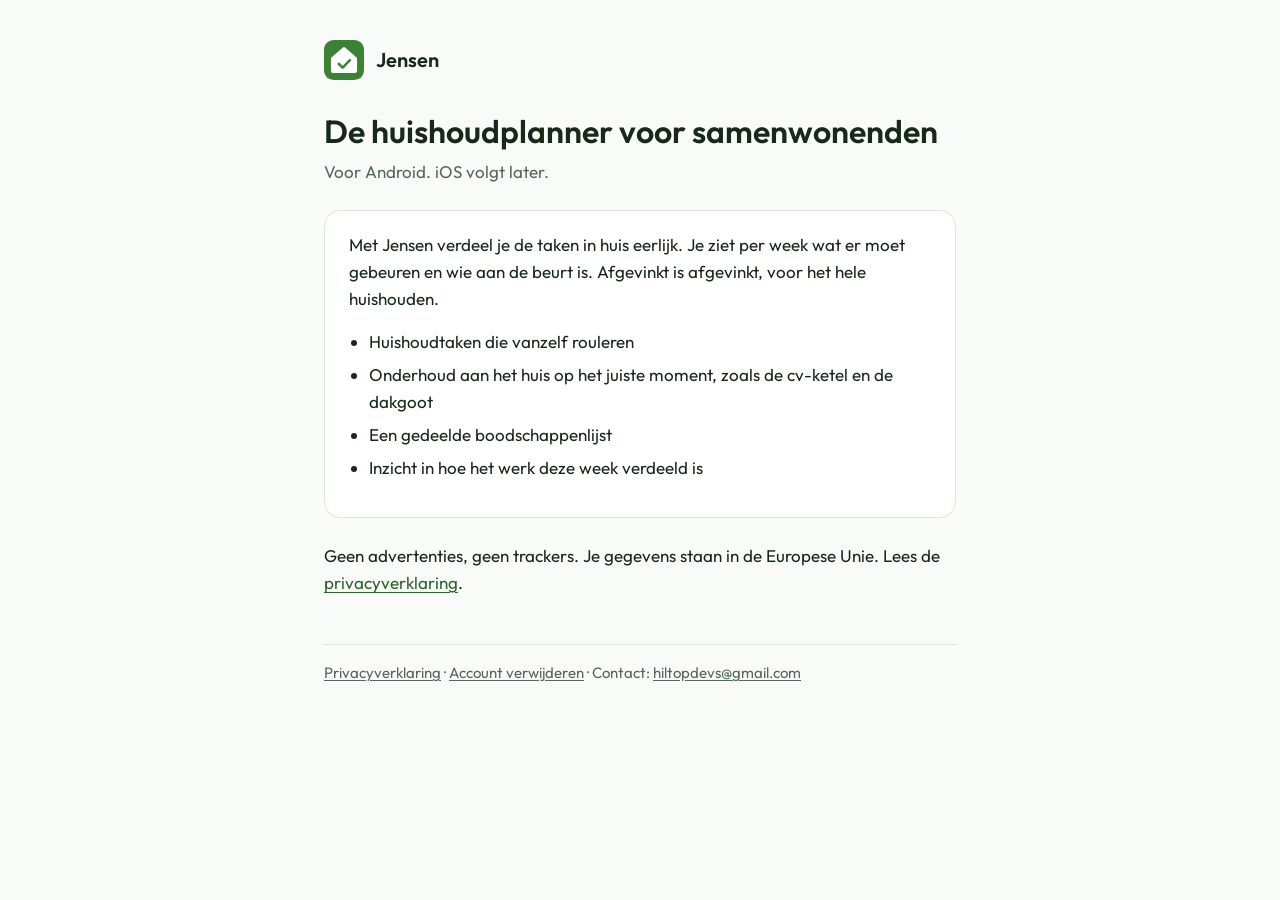
<file: index.html>
<!DOCTYPE html>
<html lang="nl">
<head>
  <meta charset="utf-8">
  <meta name="viewport" content="width=device-width, initial-scale=1">
  <title>Jensen, de huishoudplanner</title>
  <meta name="description" content="Jensen is een huishoudplanner: deel taken, onderhoud en boodschappen eerlijk met de mensen met wie je samenwoont.">
  <link rel="icon" href="/icon.svg" type="image/svg+xml">
  <link rel="stylesheet" href="/style.css">
</head>
<body>
<main>
  <header class="site"><a href="/"><img src="/icon.svg" alt="">Jensen</a></header>

  <h1>De huishoudplanner voor samenwonenden</h1>
  <p class="meta">Voor Android. iOS volgt later.</p>

  <div class="card">
    <p>Met Jensen verdeel je de taken in huis eerlijk. Je ziet per week wat er moet gebeuren en wie aan de beurt is. Afgevinkt is afgevinkt, voor het hele huishouden.</p>
    <ul>
      <li>Huishoudtaken die vanzelf rouleren</li>
      <li>Onderhoud aan het huis op het juiste moment, zoals de cv-ketel en de dakgoot</li>
      <li>Een gedeelde boodschappenlijst</li>
      <li>Inzicht in hoe het werk deze week verdeeld is</li>
    </ul>
  </div>

  <p>Geen advertenties, geen trackers. Je gegevens staan in de Europese Unie. Lees de <a href="/privacy/">privacyverklaring</a>.</p>

  <footer>
    <a href="/privacy/">Privacyverklaring</a> · <a href="/account-verwijderen/">Account verwijderen</a> · Contact: <a href="mailto:hiltopdevs@gmail.com">hiltopdevs@gmail.com</a>
  </footer>
</main>
</body>
</html>
</file>
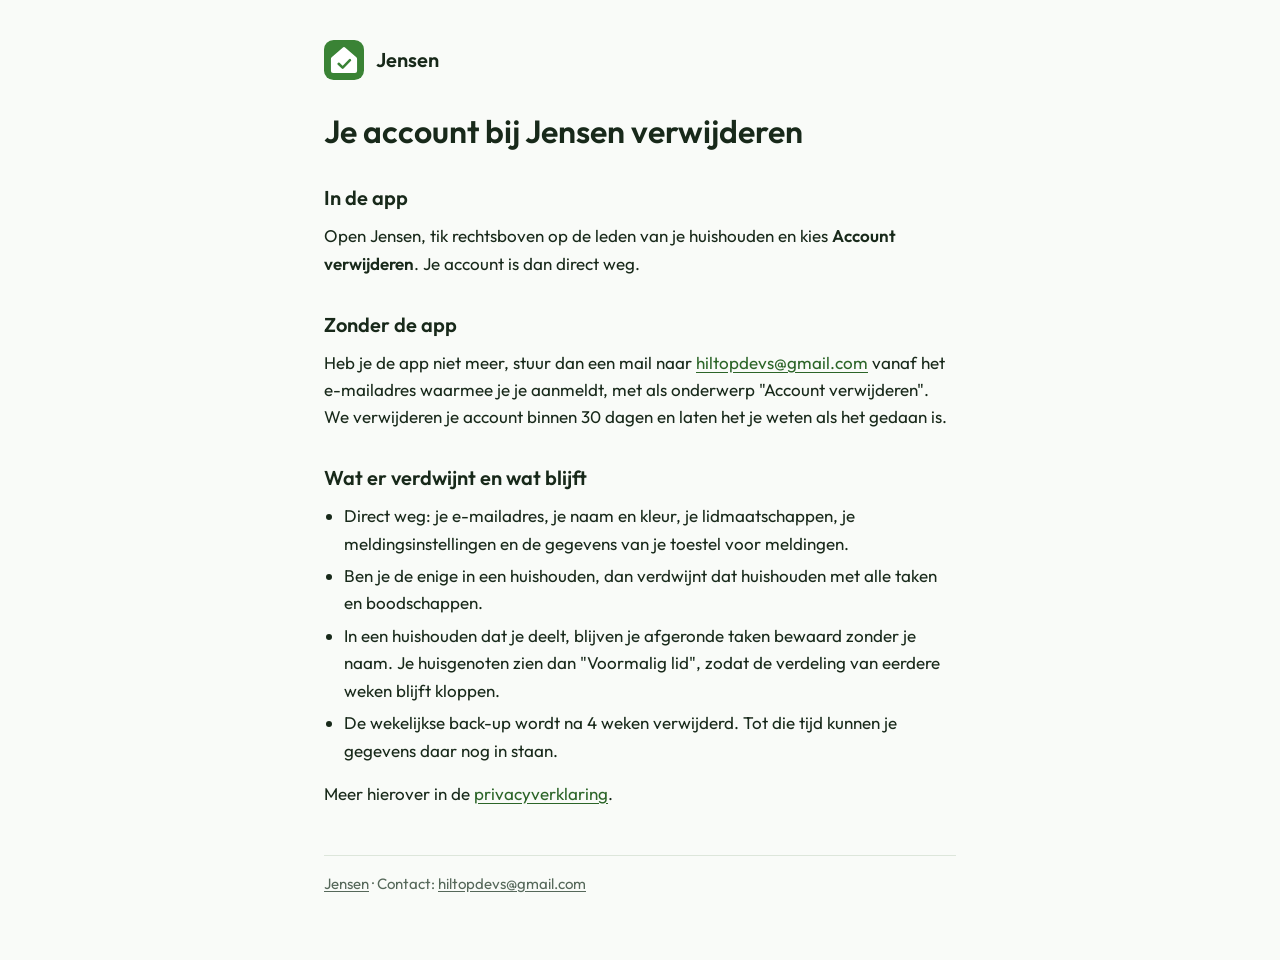
<file: account-verwijderen/index.html>
<!DOCTYPE html>
<html lang="nl">
<head>
  <meta charset="utf-8">
  <meta name="viewport" content="width=device-width, initial-scale=1">
  <title>Account verwijderen</title>
  <link rel="icon" href="/icon.svg" type="image/svg+xml">
  <link rel="stylesheet" href="/style.css">
</head>
<body>
<main>
  <header class="site"><a href="/"><img src="/icon.svg" alt="">Jensen</a></header>

  <h1>Je account bij Jensen verwijderen</h1>

  <h2>In de app</h2>
  <p>Open Jensen, tik rechtsboven op de leden van je huishouden en kies <strong>Account verwijderen</strong>. Je account is dan direct weg.</p>

  <h2>Zonder de app</h2>
  <p>Heb je de app niet meer, stuur dan een mail naar <a href="mailto:hiltopdevs@gmail.com?subject=Account%20verwijderen">hiltopdevs@gmail.com</a> vanaf het e-mailadres waarmee je je aanmeldt, met als onderwerp "Account verwijderen". We verwijderen je account binnen 30 dagen en laten het je weten als het gedaan is.</p>

  <h2>Wat er verdwijnt en wat blijft</h2>
  <ul>
    <li>Direct weg: je e-mailadres, je naam en kleur, je lidmaatschappen, je meldingsinstellingen en de gegevens van je toestel voor meldingen.</li>
    <li>Ben je de enige in een huishouden, dan verdwijnt dat huishouden met alle taken en boodschappen.</li>
    <li>In een huishouden dat je deelt, blijven je afgeronde taken bewaard zonder je naam. Je huisgenoten zien dan "Voormalig lid", zodat de verdeling van eerdere weken blijft kloppen.</li>
    <li>De wekelijkse back-up wordt na 4 weken verwijderd. Tot die tijd kunnen je gegevens daar nog in staan.</li>
  </ul>

  <p>Meer hierover in de <a href="/privacy/">privacyverklaring</a>.</p>

  <footer>
    <a href="/">Jensen</a> · Contact: <a href="mailto:hiltopdevs@gmail.com">hiltopdevs@gmail.com</a>
  </footer>
</main>
</body>
</html>
</file>
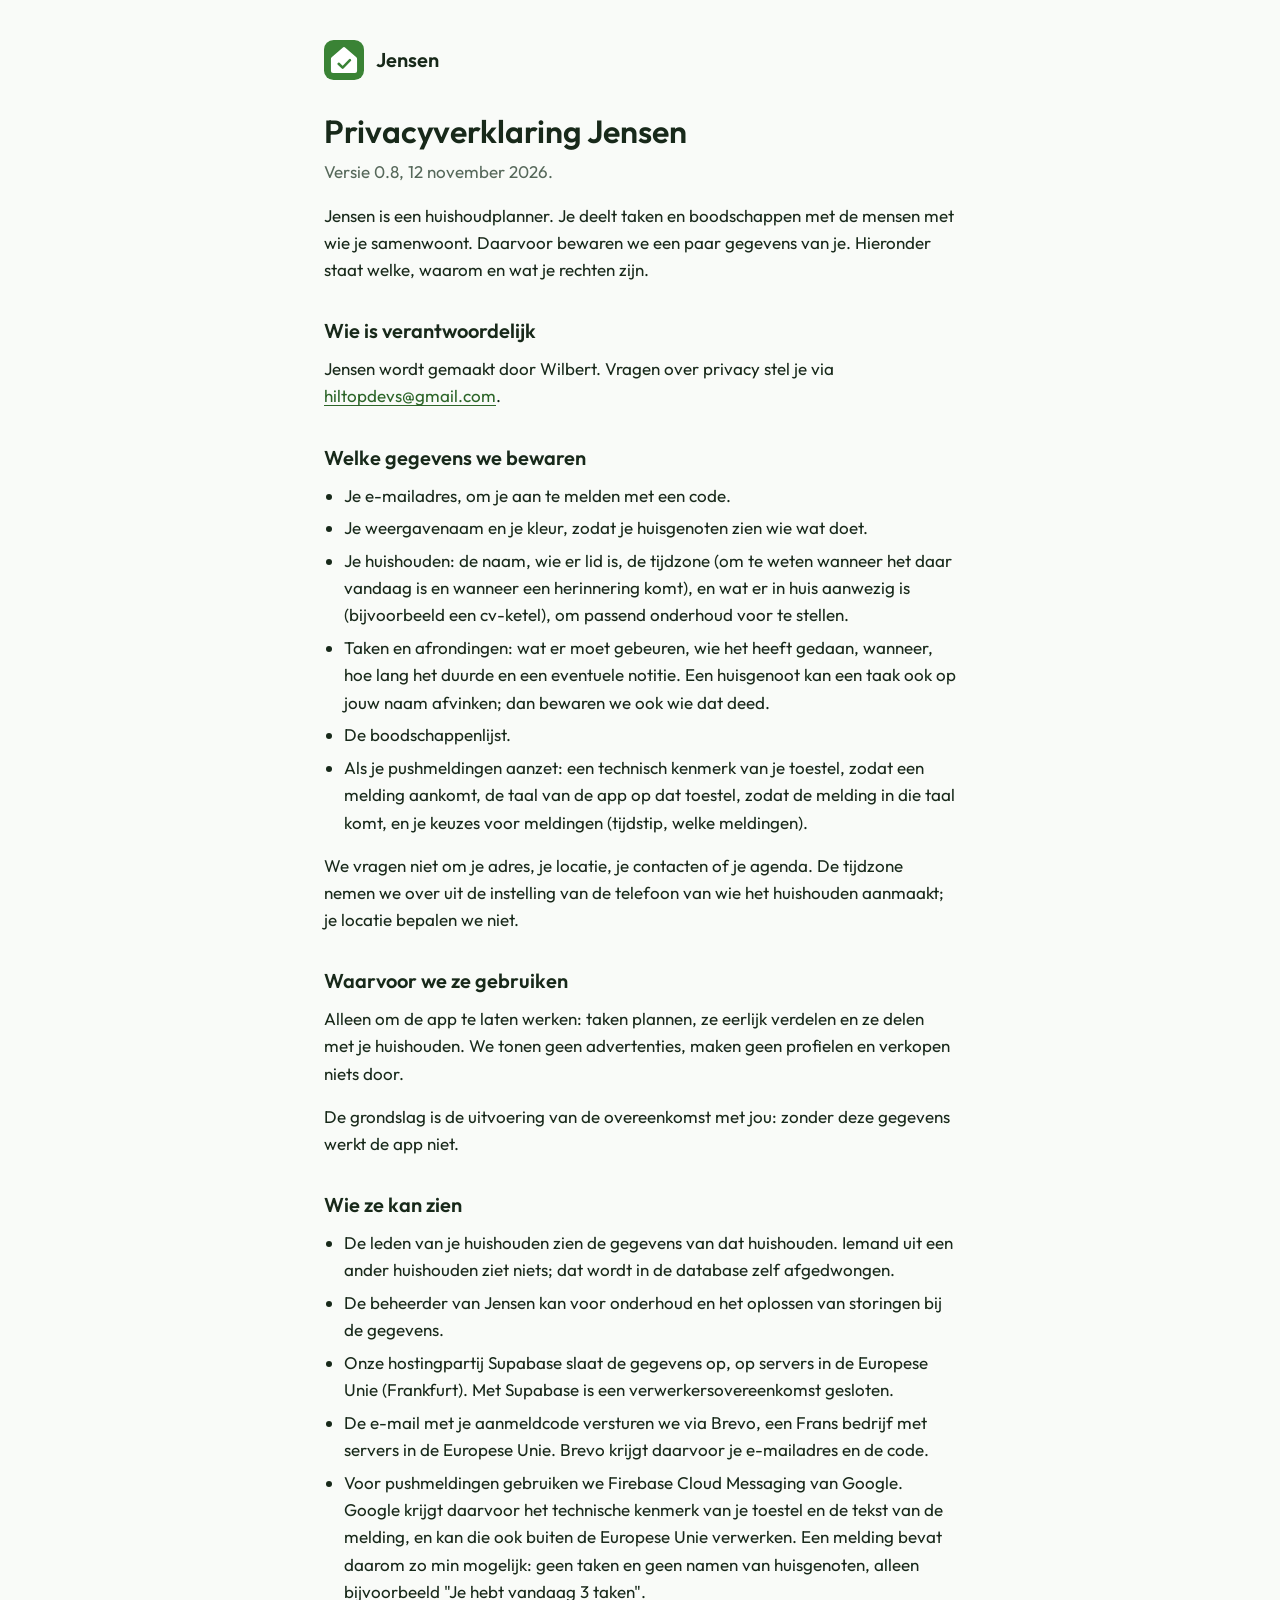
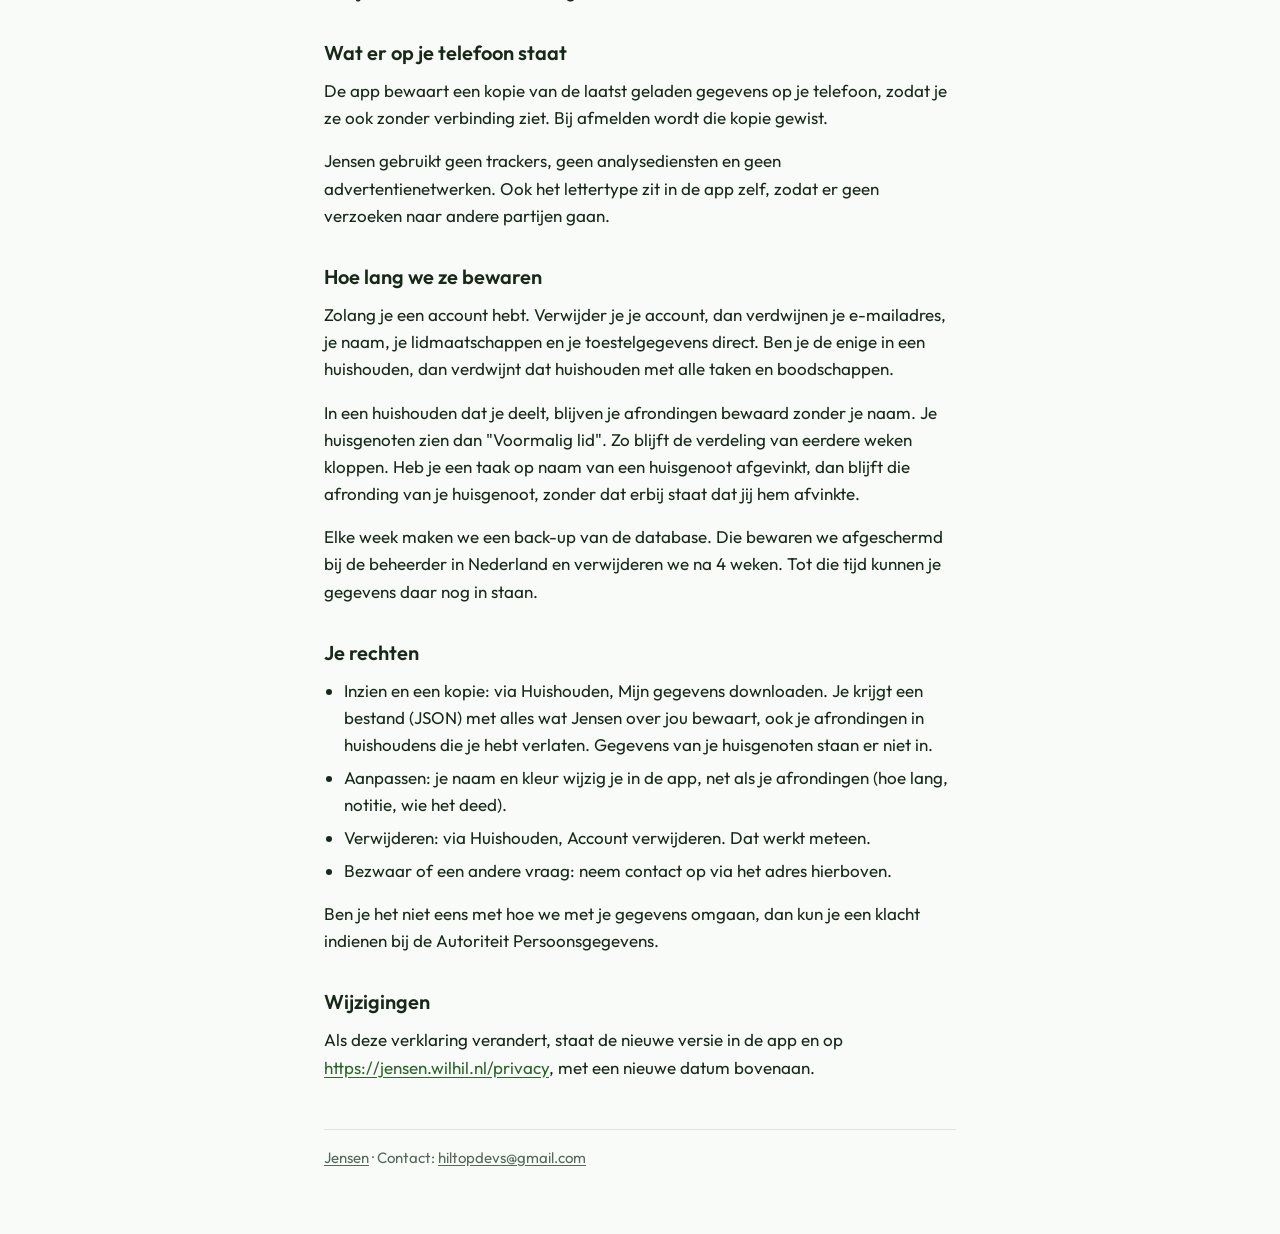
<file: privacy/index.html>
<!DOCTYPE html>
<html lang="nl">
<head>
  <meta charset="utf-8">
  <meta name="viewport" content="width=device-width, initial-scale=1">
  <title>Privacyverklaring Jensen</title>
  <link rel="icon" href="/icon.svg" type="image/svg+xml">
  <link rel="stylesheet" href="/style.css">
</head>
<body>
<main>
  <header class="site"><a href="/"><img src="/icon.svg" alt="">Jensen</a></header>
<!-- Gemaakt door build.py uit app/assets/privacy/privacyverklaring_nl.md. Niet met de hand wijzigen. -->
<h1>Privacyverklaring Jensen</h1>
<p class="meta">Versie 0.8, 12 november 2026.</p>
<p>Jensen is een huishoudplanner. Je deelt taken en boodschappen met de mensen met wie je samenwoont. Daarvoor bewaren we een paar gegevens van je. Hieronder staat welke, waarom en wat je rechten zijn.</p>
<h2>Wie is verantwoordelijk</h2>
<p>Jensen wordt gemaakt door Wilbert. Vragen over privacy stel je via <a href="mailto:hiltopdevs@gmail.com">hiltopdevs@gmail.com</a>.</p>
<h2>Welke gegevens we bewaren</h2>
<ul>
  <li>Je e-mailadres, om je aan te melden met een code.</li>
  <li>Je weergavenaam en je kleur, zodat je huisgenoten zien wie wat doet.</li>
  <li>Je huishouden: de naam, wie er lid is, de tijdzone (om te weten wanneer het daar vandaag is en wanneer een herinnering komt), en wat er in huis aanwezig is (bijvoorbeeld een cv-ketel), om passend onderhoud voor te stellen.</li>
  <li>Taken en afrondingen: wat er moet gebeuren, wie het heeft gedaan, wanneer, hoe lang het duurde en een eventuele notitie. Een huisgenoot kan een taak ook op jouw naam afvinken; dan bewaren we ook wie dat deed.</li>
  <li>De boodschappenlijst.</li>
  <li>Als je pushmeldingen aanzet: een technisch kenmerk van je toestel, zodat een melding aankomt, de taal van de app op dat toestel, zodat de melding in die taal komt, en je keuzes voor meldingen (tijdstip, welke meldingen).</li>
</ul>
<p>We vragen niet om je adres, je locatie, je contacten of je agenda. De tijdzone nemen we over uit de instelling van de telefoon van wie het huishouden aanmaakt; je locatie bepalen we niet.</p>
<h2>Waarvoor we ze gebruiken</h2>
<p>Alleen om de app te laten werken: taken plannen, ze eerlijk verdelen en ze delen met je huishouden. We tonen geen advertenties, maken geen profielen en verkopen niets door.</p>
<p>De grondslag is de uitvoering van de overeenkomst met jou: zonder deze gegevens werkt de app niet.</p>
<h2>Wie ze kan zien</h2>
<ul>
  <li>De leden van je huishouden zien de gegevens van dat huishouden. Iemand uit een ander huishouden ziet niets; dat wordt in de database zelf afgedwongen.</li>
  <li>De beheerder van Jensen kan voor onderhoud en het oplossen van storingen bij de gegevens.</li>
  <li>Onze hostingpartij Supabase slaat de gegevens op, op servers in de Europese Unie (Frankfurt). Met Supabase is een verwerkersovereenkomst gesloten.</li>
  <li>De e-mail met je aanmeldcode versturen we via Brevo, een Frans bedrijf met servers in de Europese Unie. Brevo krijgt daarvoor je e-mailadres en de code.</li>
  <li>Voor pushmeldingen gebruiken we Firebase Cloud Messaging van Google. Google krijgt daarvoor het technische kenmerk van je toestel en de tekst van de melding, en kan die ook buiten de Europese Unie verwerken. Een melding bevat daarom zo min mogelijk: geen taken en geen namen van huisgenoten, alleen bijvoorbeeld &quot;Je hebt vandaag 3 taken&quot;.</li>
</ul>
<h2>Wat er op je telefoon staat</h2>
<p>De app bewaart een kopie van de laatst geladen gegevens op je telefoon, zodat je ze ook zonder verbinding ziet. Bij afmelden wordt die kopie gewist.</p>
<p>Jensen gebruikt geen trackers, geen analysediensten en geen advertentienetwerken. Ook het lettertype zit in de app zelf, zodat er geen verzoeken naar andere partijen gaan.</p>
<h2>Hoe lang we ze bewaren</h2>
<p>Zolang je een account hebt. Verwijder je je account, dan verdwijnen je e-mailadres, je naam, je lidmaatschappen en je toestelgegevens direct. Ben je de enige in een huishouden, dan verdwijnt dat huishouden met alle taken en boodschappen.</p>
<p>In een huishouden dat je deelt, blijven je afrondingen bewaard zonder je naam. Je huisgenoten zien dan &quot;Voormalig lid&quot;. Zo blijft de verdeling van eerdere weken kloppen. Heb je een taak op naam van een huisgenoot afgevinkt, dan blijft die afronding van je huisgenoot, zonder dat erbij staat dat jij hem afvinkte.</p>
<p>Elke week maken we een back-up van de database. Die bewaren we afgeschermd bij de beheerder in Nederland en verwijderen we na 4 weken. Tot die tijd kunnen je gegevens daar nog in staan.</p>
<h2>Je rechten</h2>
<ul>
  <li>Inzien en een kopie: via Huishouden, Mijn gegevens downloaden. Je krijgt een bestand (JSON) met alles wat Jensen over jou bewaart, ook je afrondingen in huishoudens die je hebt verlaten. Gegevens van je huisgenoten staan er niet in.</li>
  <li>Aanpassen: je naam en kleur wijzig je in de app, net als je afrondingen (hoe lang, notitie, wie het deed).</li>
  <li>Verwijderen: via Huishouden, Account verwijderen. Dat werkt meteen.</li>
  <li>Bezwaar of een andere vraag: neem contact op via het adres hierboven.</li>
</ul>
<p>Ben je het niet eens met hoe we met je gegevens omgaan, dan kun je een klacht indienen bij de Autoriteit Persoonsgegevens.</p>
<h2>Wijzigingen</h2>
<p>Als deze verklaring verandert, staat de nieuwe versie in de app en op <a href="https://jensen.wilhil.nl/privacy">https://jensen.wilhil.nl/privacy</a>, met een nieuwe datum bovenaan.</p>
  <footer>
    <a href="/">Jensen</a> · Contact: <a href="mailto:hiltopdevs@gmail.com">hiltopdevs@gmail.com</a>
  </footer>
</main>
</body>
</html>
</file>
<file: style.css>
/* Kleuren gelijk aan JensenPalette in de app (lib/theme.dart) */
@font-face { font-family: Outfit; font-weight: 400; font-display: swap; src: url(/fonts/Outfit-400.ttf) format("truetype"); }
@font-face { font-family: Outfit; font-weight: 600; font-display: swap; src: url(/fonts/Outfit-600.ttf) format("truetype"); }

:root {
  --green: #3A8335;
  --green-deep: #2C6528;
  --ink: #18291A;
  --ink-soft: #56685A;
  --canvas: #F9FBF8;
  --card: #FFFFFF;
  --line: #DDE6DB;
}
@media (prefers-color-scheme: dark) {
  :root {
    --green: #A9D4A3;
    --green-deep: #A9D4A3;
    --ink: #E8F2E6;
    --ink-soft: #A2B9A3;
    --canvas: #101912;
    --card: #1B271D;
    --line: #2C3B2E;
  }
}

* { box-sizing: border-box; }
html { -webkit-text-size-adjust: 100%; }
body {
  margin: 0;
  font-family: Outfit, system-ui, sans-serif;
  font-size: 1.0625rem;
  line-height: 1.6;
  color: var(--ink);
  background: var(--canvas);
}
main { max-width: 42rem; margin: 0 auto; padding: 2.5rem 1.25rem 4rem; }
header.site { display: flex; align-items: center; gap: .75rem; margin-bottom: 2rem; }
header.site a { display: flex; align-items: center; gap: .75rem; color: var(--ink); text-decoration: none; font-weight: 600; font-size: 1.25rem; }
header.site img { width: 2.5rem; height: 2.5rem; border-radius: .6rem; }
h1 { font-size: 2rem; line-height: 1.2; font-weight: 600; margin: 0 0 .5rem; }
h2 { font-size: 1.25rem; font-weight: 600; margin: 2rem 0 .5rem; }
p, ul { margin: 0 0 1rem; }
ul { padding-left: 1.25rem; }
li { margin-bottom: .35rem; }
a { color: var(--green-deep); text-underline-offset: .15em; }
.meta { color: var(--ink-soft); }
.card { background: var(--card); border: 1px solid var(--line); border-radius: 1rem; padding: 1.25rem 1.5rem; margin: 1.5rem 0; }
footer { margin-top: 3rem; padding-top: 1rem; border-top: 1px solid var(--line); color: var(--ink-soft); font-size: .9375rem; }
footer a { color: inherit; }
</file>
